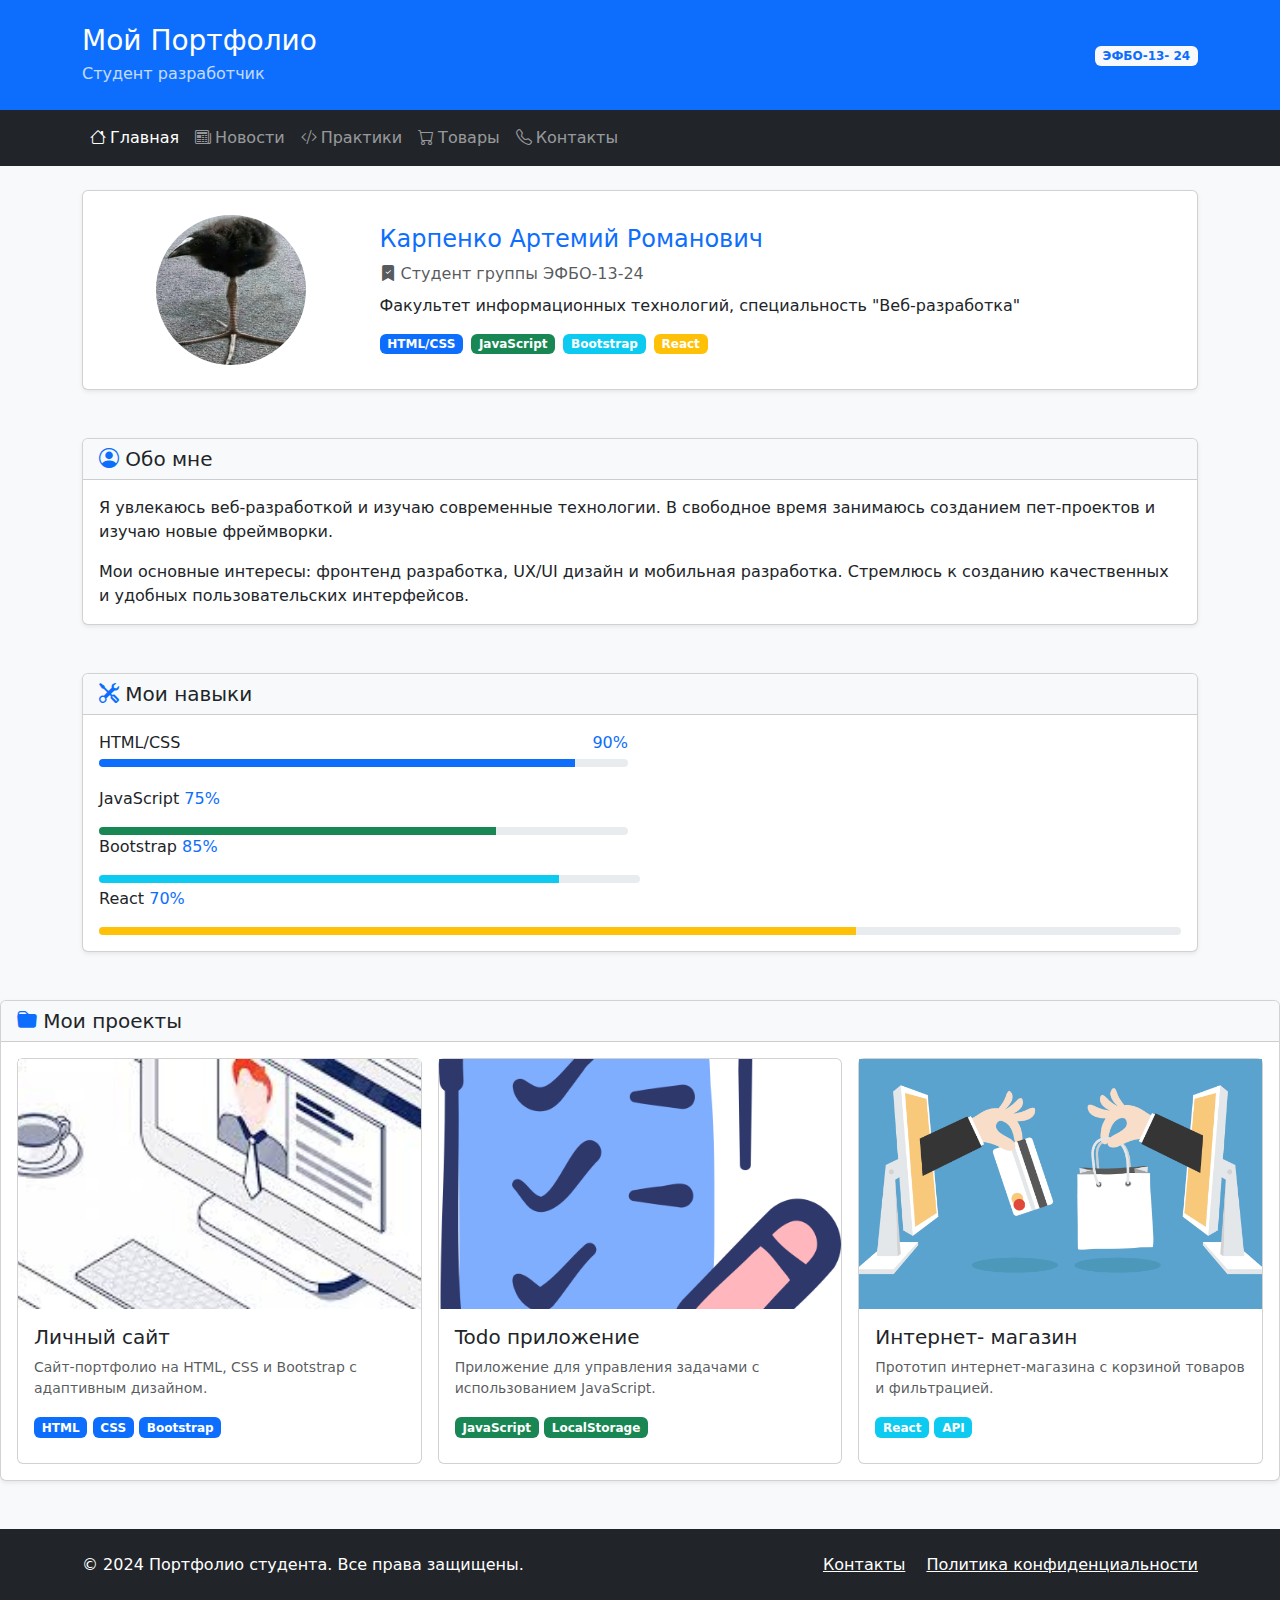
<file: index.html>
<!DOCTYPE html>
<html lang="ru">
<head>
<meta charset="UTF-8">
<meta name="viewport" content="width=device-width, initial-scale=1.0">
<title>Главная - Портфолио</title>
<link
href="https://cdn.jsdelivr.net/npm/bootstrap@5.3.2/dist/css/bootstrap.min.css"
rel="stylesheet">
<link rel="stylesheet" href="https://cdn.jsdelivr.net/npm/bootstrap-
icons@1.11.1/font/bootstrap-icons.css">
</head>
<body class="bg-light">
<div class="container-fluid p-0">
<!-- Header -->
<header class="bg-primary text-white py-4">
<div class="container">
<div class="row align-items-center">
<div class="col">
<h1 class="h3 mb-1">Мой Портфолио</h1>
<p class="mb-0 opacity-75">Студент разработчик</p>
</div>
<div class="col-auto">
<span class="badge bg-light text-primary">ЭФБО-13-
24</span>
</div>
</div>
</div>
</header>
<!-- Navigation -->
<nav class="navbar navbar-expand-lg navbar-dark bg-dark">
<div class="container">
<button class="navbar-toggler" type="button" data-bs-
toggle="collapse" data-bs-target="#navbarNav">
<span class="navbar-toggler-icon"></span>
</button>
<div class="collapse navbar-collapse" id="navbarNav">
<ul class="navbar-nav">
<li class="nav-item">
<a class="nav-link active" href="index.html">
<i class="bi bi-house me-1"></i>Главная
</a>
</li>
<li class="nav-item">
<a class="nav-link" href="pages/news.html">
<i class="bi bi-newspaper me-1"></i>Новости
</a>
</li>
<li class="nav-item">
<a class="nav-link" href="pages/practices.html">
<i class="bi bi-code-slash me-1"></i>Практики
</a>
</li>
<li class="nav-item">
<a class="nav-link" href="pages/goods.html">
<i class="bi bi-cart me-1"></i>Товары
</a>
</li>
<li class="nav-item">
<a class="nav-link" href="pages/contacts.html">
<i class="bi bi-telephone me-1"></i>Контакты
</a>
</li>
</ul>
</div>
</div>
</nav>
<!-- Main Content -->
<main class="container my-4">
<!-- Profile Section -->
<section class="mb-5">
<div class="card shadow-sm">
<div class="card-body p-4">
  <div class="row align-items-center">
    <div class="col-md-3 text-center mb-3 mb-md-0">
    <img src="images/avatar.png" alt="Фото студента"
    class="img-fluid rounded-circle" style="width: 150px; height: 150px; object-fit:
    cover;">
    </div>
    <div class="col-md-9">
    <h2 class="card-title h4 text-primary">Карпенко Артемий Романович</h2>
    <p class="card-text text-muted mb-2">
    <i class="bi bi-bookmark-check-fill text-
    primary"></i>
    Студент группы ЭФБО-13-24
    </p>
    <p class="card-text">
    Факультет информационных технологий,
    специальность "Веб-разработка"
    </p>
    <div class="d-flex gap-2 flex-wrap">
    <span class="badge bg-primary">HTML/CSS</span>
    <span class="badge bg-success">JavaScript</span>
    <span class="badge bg-info">Bootstrap</span>
    <span class="badge bg-warning">React</span>
    </div>
    </div>
    </div>
    </div>
    </div>
    </section>
    <!-- About Section -->
    <section class="mb-5">
    <div class="card shadow-sm">
    <div class="card-header bg-light">
    <h3 class="card-title h5 mb-0">
    <i class="bi bi-person-circle text-primary"></i>
    Обо мне
    </h3>
    </div>
    <div class="card-body">
    <p class="card-text">
    Я увлекаюсь веб-разработкой и изучаю современные
    технологии.
    В свободное время занимаюсь созданием пет-проектов и
    изучаю новые фреймворки.
    </p>
    <p class="card-text">
    Мои основные интересы: фронтенд разработка, UX/UI
    дизайн и мобильная разработка.
    Стремлюсь к созданию качественных и удобных
    пользовательских интерфейсов.
    </p>
    </div>
  </div>
</section>
<!-- Skills Section -->
<section class="mb-5">
<div class="card shadow-sm">
<div class="card-header bg-light">
<h3 class="card-title h5 mb-0">
<i class="bi bi-tools text-primary"></i>
Мои навыки
</h3>
</div>
<div class="card-body">
<div class="row">
<div class="col-md-6">
<div class="mb-3">
<div class="d-flex justify-content-between mb-1">
<span>HTML/CSS</span>
<span class="text-primary">90%</span>
</div>
<div class="progress" style="height: 8px;">
<div class="progress-bar bg-primary"style="width: 90%"></div>
</div>
</div>
<div class="mb-3">
<div class="d-flex justify-content-between mb-1"></div>
<span>JavaScript</span>
<span class="text-primary">75%</span>
</div>
<div class="progress" style="height: 8px;">
<div class="progress-bar bg-success" style="width: 75%"></div>
</div>
</div>
</div>
<div class="col-md-6">
<div class="mb-3">
<div class="d-flex justify-content-between mb-style="width: 75%></div>
<span>Bootstrap</span>
<span class="text-primary">85%</span>
</div>
<div class="progress" style="height: 8px;">
<div class="progress-bar bg-info" style="width: 85%"></div>
</div>
</div>
<div class="mb-3">
<div class="d-flex justify-content-between mb-1"></div>
<span>React</span>
<span class="text-primary">70%</span>
</div>
<div class="progress" style="height: 8px;">
<div class="progress-bar bg-warning"
style="width: 70%"></div>
</div>
</div>
</div>
</div>
</div>
</div>
</section>
<!-- Projects Section -->
<section class="mb-5">
<div class="card shadow-sm">
<div class="card-header bg-light">
<h3 class="card-title h5 mb-0">
<i class="bi bi-folder-fill text-primary"></i>
Мои проекты
</h3>
</div>
<div class="card-body">
<div class="row g-3">
<div class="col-md-4">
<div class="card h-100">
<img src="images/project1.jpeg" class="card-
img-top" alt="Личный сайт" style="height: 250px; object-fit: cover;">
<div class="card-body">
<h5 class="card-title">Личный сайт</h5>
<p class="card-text small text-muted">
Сайт-портфолио на HTML, CSS и
Bootstrap с адаптивным дизайном.
</p>
<div class="mb-2">
<span class="badge bg-primary">HTML</span>
<span class="badge bg-primary">CSS</span>
<span class="badge bg-primary">Bootstrap</span>
</div>
</div>
</div>
</div>
<div class="col-md-4">
<div class="card h-100">
<img src="images/project2.png" class="card-
img-top" alt="Todo приложение" style="height: 250px; object-fit: cover;">
<div class="card-body">
<h5 class="card-title">Todo
приложение</h5>
<p class="card-text small text-muted">
Приложение для управления задачами с использованием JavaScript.</p>
<div class="mb-2">
  <span class="badge bg-success">JavaScript</span>
  <span class="badge bg-success">LocalStorage</span>
  </div>
  </div>
  </div>
  </div>
  <div class="col-md-4">
  <div class="card h-100">
  <img src="images/project3.png" class="card-
  img-top" alt="Интернет-магазин" style="height: 250px; object-fit: cover;">
  <div class="card-body">
  <h5 class="card-title">Интернет-
  магазин</h5>
  <p class="card-text small text-muted">
  Прототип интернет-магазина с корзиной
  товаров и фильтрацией.
  </p>
  <div class="mb-2">
  <span class="badge bg-info">React</span>
  <span class="badge bg-info">API</span>
  </div>
  </div>
  </div>
  </div>
  </div>
  </div>
  </div>
  </section>
  </main>
  <!-- Footer -->
  <footer class="bg-dark text-white py-4 mt-5">
  <div class="container">
  <div class="row align-items-center">
  <div class="col-md-6">
  <p class="mb-0">&copy; 2024 Портфолио студента. Все права
  защищены.</p>
  </div>
  <div class="col-md-6 text-md-end">
  <a href="pages/contacts.html" class="text-white text-
  decoration-none me-3">Контакты</a>
  <a href="#" class="text-white text-decoration-
  none">Политика конфиденциальности</a>
  </div>
  </div>
  </div>
  </footer>
  </div>
  <script src="https://cdn.jsdelivr.net/npm/bootstrap@5.3.2/dist/js/bootstrap.bundle.min.js"></script>
  </body>
  </html>
</file>
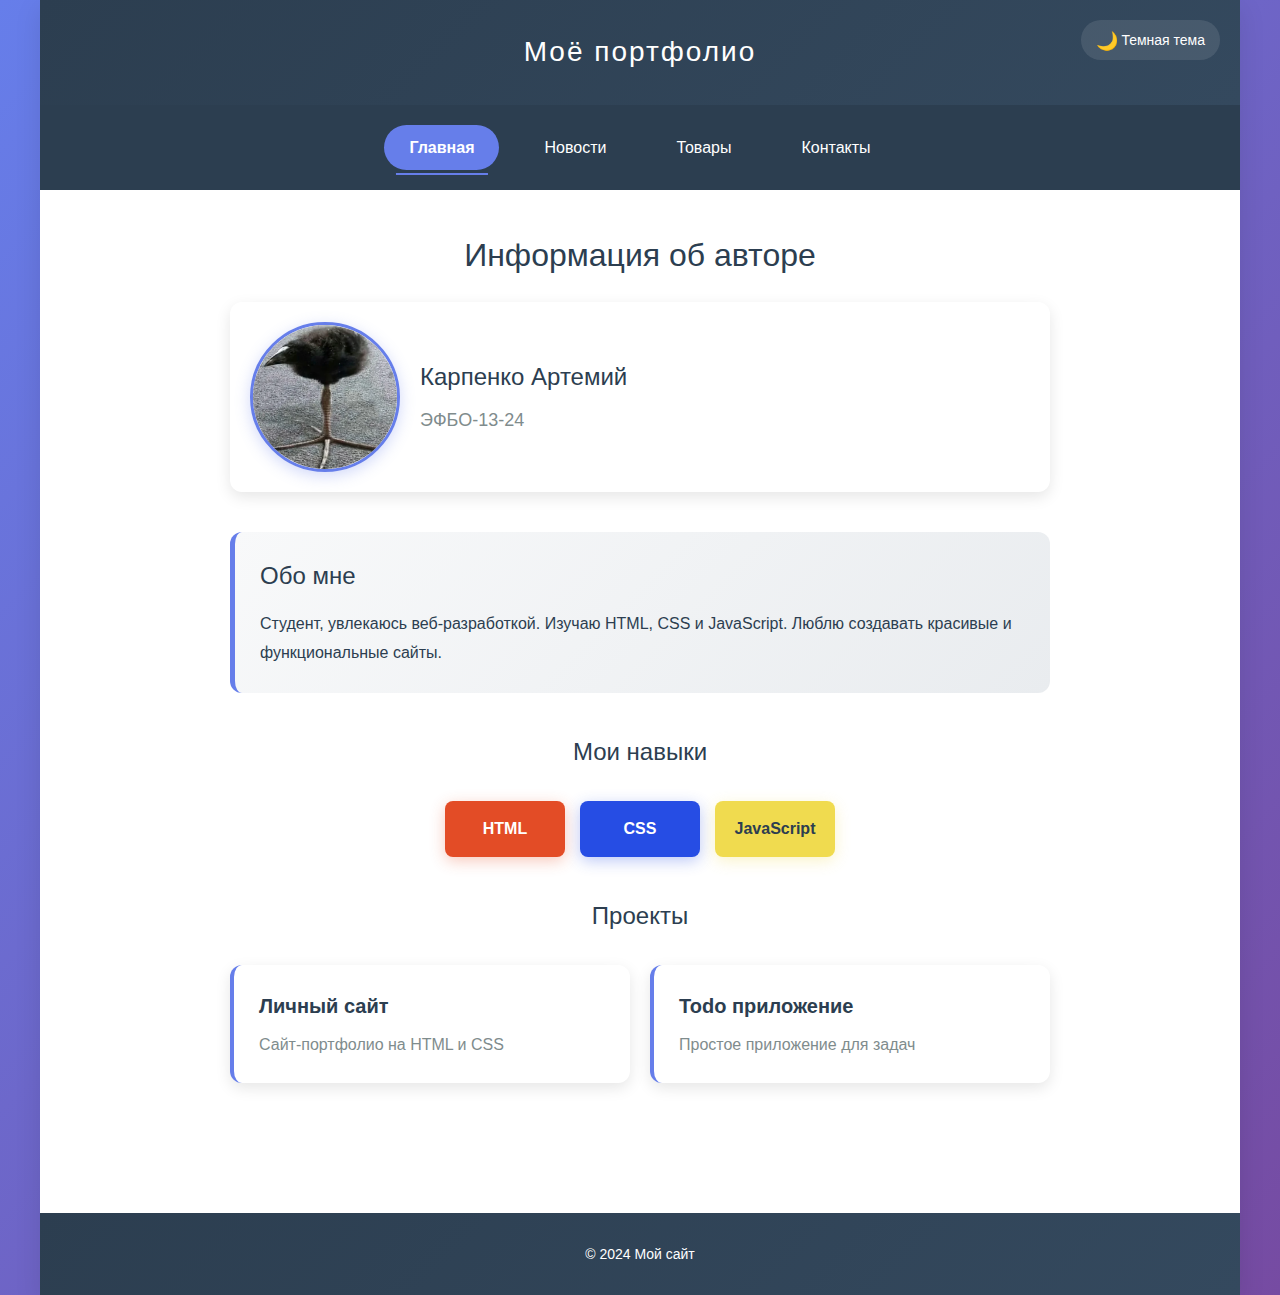
<file: index_v1.html>
<!DOCTYPE html>
<html lang="ru">
<head>
  <meta charset="UTF-8">
  <meta name="viewport" content="width=device-width, initial-scale=1.0">
  <title>Главная - Портфолио</title>
  <link rel="stylesheet" href="style/style.css">
</head>
<body>
  <div class="page">
    <header class="header">
      <h1 class="header__title">Моё портфолио</h1>
      <button class="theme-toggle" id="themeToggle" aria-label="Переключить тему">
        <span class="theme-toggle__icon">🌙</span>
        <span class="theme-toggle__text">Темная тема</span>
      </button>
    </header>

    <nav class="nav">
      <ul class="nav__list">
        <li class="nav__item nav__item--active">
          <a class="nav__link" href="../index_v1.html">Главная</a>
        </li>
        <li class="nav__item">
          <a class="nav__link" href="news.html">Новости</a>
        </li>
        <li class="nav__item">
          <a class="nav__link" href="pages/goods_v1.html">Товары</a>
        </li>
        <li class="nav__item">
          <a class="nav__link" href="contacts.html">Контакты</a>
        </li>
      </ul>
    </nav>
    
    <main class="main">
      <section class="profile">
        <h1 class="profile__title">Информация об авторе</h1>
        <div class="profile__card">
          <img class="profile__photo" src="images/avatar.png" alt="Фото автора">
          <div class="profile__info">
            <h2 class="profile__name">Карпенко Артемий</h2>
            <p class="profile__group">ЭФБО-13-24</p>
          </div>
        </div>
      </section>
      
      <section class="about">
        <h2 class="about__title">Обо мне</h2>
        <div class="about__content">
          <p class="about__text">
            Студент, увлекаюсь веб-разработкой. Изучаю HTML, CSS и JavaScript.
            Люблю создавать красивые и функциональные сайты.
          </p>
        </div>
      </section>
      
      <section class="skills">
        <h2 class="skills__title">Мои навыки</h2>
        <div class="skills__list">
          <div class="skill skill--html">
            <span class="skill__name">HTML</span>
          </div>
          <div class="skill skill--css">
            <span class="skill__name">CSS</span>
          </div>
          <div class="skill skill--js">
            <span class="skill__name">JavaScript</span>
          </div>
        </div>
      </section>
      
      <section class="projects">
        <h2 class="projects__title">Проекты</h2>
        <div class="projects__grid">
          <article class="project-card">
            <h3 class="project-card__title">Личный сайт</h3>
            <p class="project-card__desc">Сайт-портфолио на HTML и CSS</p>
          </article>
          <article class="project-card">
            <h3 class="project-card__title">Todo приложение</h3>
            <p class="project-card__desc">Простое приложение для задач</p>
          </article>
        </div>
      </section>
    </main>
    
    <footer class="footer">
      <p class="footer__text">&copy; 2024 Мой сайт</p>
    </footer>
  </div>

  <script>
    // Переключение темы
    const themeToggle = document.getElementById('themeToggle');
    const themeIcon = themeToggle.querySelector('.theme-toggle__icon');
    const themeText = themeToggle.querySelector('.theme-toggle__text');
    
    // Проверяем сохраненную тему
    const savedTheme = localStorage.getItem('theme') || 'light';
    if (savedTheme === 'dark') {
      document.documentElement.setAttribute('data-theme', 'dark');
      themeIcon.textContent = '☀️';
      themeText.textContent = 'Светлая тема';
    }
    
    themeToggle.addEventListener('click', () => {
      const currentTheme = document.documentElement.getAttribute('data-theme');
      
      if (currentTheme === 'dark') {
        document.documentElement.removeAttribute('data-theme');
        localStorage.setItem('theme', 'light');
        themeIcon.textContent = '🌙';
        themeText.textContent = 'Темная тема';
      } else {
        document.documentElement.setAttribute('data-theme', 'dark');
        localStorage.setItem('theme', 'dark');
        themeIcon.textContent = '☀️';
        themeText.textContent = 'Светлая тема';
      }
    });

    // Добавляем интерактивность карточкам проектов
    document.querySelectorAll('.project-card').forEach(card => {
      card.addEventListener('click', function() {
        this.style.transform = 'translateY(-2px) scale(1.02)';
        setTimeout(() => {
          this.style.transform = '';
        }, 150);
      });
    });
  </script>
</body>
</html>
</file>
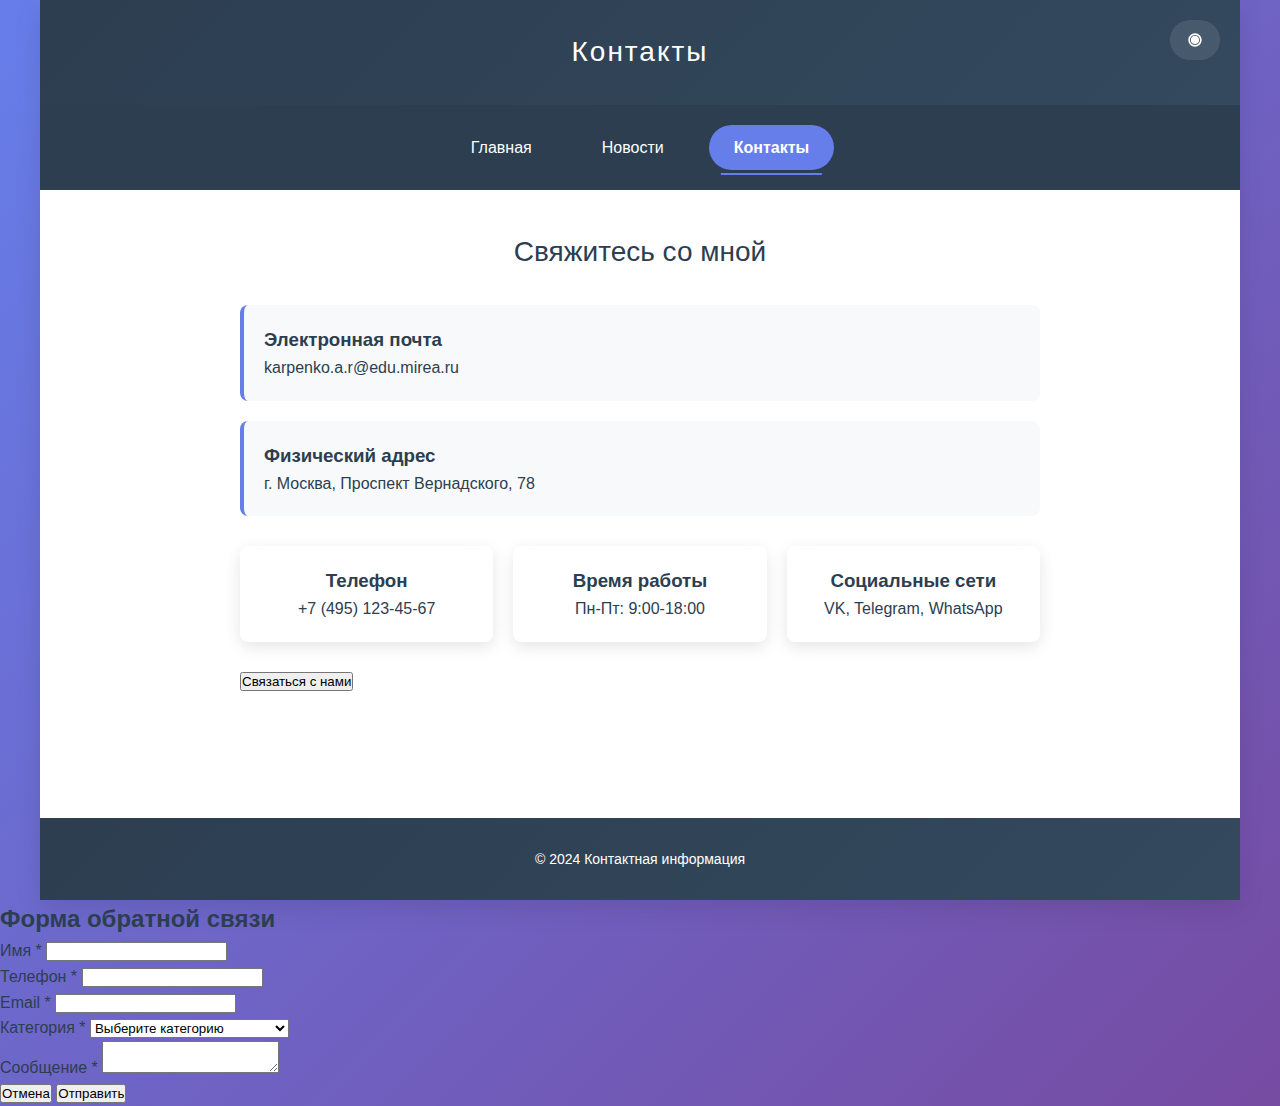
<file: pages/contacts.html>
<!-- pages/contacts.html -->
<html lang="ru" data-theme="light">
<head>
    <meta charset="UTF-8">
    <meta name="viewport" content="width=device-width, initial-scale=1.0">
    <title>Контакты - Портфолио</title>
    <link rel="stylesheet" href="../style/style.css">
</head>
<body>
    <div class="page">
        <header class="header">
            <h1 class="header__title">Контакты</h1>
        </header>

        <nav class="nav">
            <ul class="nav__list">
                <li class="nav__item">
                    <a class="nav__link" href="../index.html">Главная</a>
                </li>
                <li class="nav__item">
                    <a class="nav__link" href="news.html">Новости</a>
                </li>
                <li class="nav__item nav__item--active">
                    <a class="nav__link" href="contacts.html">Контакты</a>
                </li>
            </ul>
        </nav>

        <main class="main">
            <section class="contacts">
                <h2 class="contacts__title">Свяжитесь со мной</h2>
                
                <div class="contacts__info">
                    <h3>Электронная почта</h3>
                    <p>karpenko.a.r@edu.mirea.ru</p>
                </div>

                <div class="contacts__info">
                    <h3>Физический адрес</h3>
                    <p>г. Москва, Проспект Вернадского, 78</p>
                </div>

                <div class="contacts__grid">
                    <div class="contacts__item">
                        <h3>Телефон</h3>
                        <p>+7 (495) 123-45-67</p>
                    </div>
                    <div class="contacts__item">
                        <h3>Время работы</h3>
                        <p>Пн-Пт: 9:00-18:00</p>
                    </div>
                    <div class="contacts__item">
                        <h3>Социальные сети</h3>
                        <p>VK, Telegram, WhatsApp</p>
                    </div>
                </div>

                <button class="contacts__button" onclick="openModal()">Связаться с нами</button>
            </section>
        </main>

        <footer class="footer">
            <p class="footer__text">&copy; 2024 Контактная информация</p>
        </footer>
    </div>

    <!-- Модальное окно -->
    <div id="contactModal" class="modal">
        <div class="modal__content">
            <div class="modal__header">
                <h2>Форма обратной связи</h2>
            </div>
            <form id="feedbackForm">
                <div class="form__group">
                    <label class="form__label" for="name">Имя *</label>
                    <input class="form__input" type="text" id="name" name="name" required>
                </div>
                <div class="form__group">
                    <label class="form__label" for="phone">Телефон *</label>
                    <input class="form__input" type="tel" id="phone" name="phone" required>
                </div>
                <div class="form__group">
                    <label class="form__label" for="email">Email *</label>
                    <input class="form__input" type="email" id="email" name="email" required>
                </div>
                <div class="form__group">
                    <label class="form__label" for="category">Категория *</label>
                    <select class="form__select" id="category" name="category" required>
                        <option value="">Выберите категорию</option>
                        <option value="technical">Техническая поддержка</option>
                        <option value="commercial">Коммерческое предложение</option>
                        <option value="cooperation">Сотрудничество</option>
                    </select>
                </div>
                <div class="form__group">
                    <label class="form__label" for="message">Сообщение *</label>
                    <textarea class="form__textarea" id="message" name="message" required></textarea>
                </div>
                <div class="form__actions">
                    <button type="button" class="button button--secondary" onclick="closeModal()">Отмена</button>
                    <button type="submit" class="button button--primary">Отправить</button>
                </div>
            </form>
        </div>
    </div>

<script src="../js/theme.js"></script>
<script src="../js/navigation.js"></script>
<script src="../js/modal.js"></script>
</body>
</html>
</file>
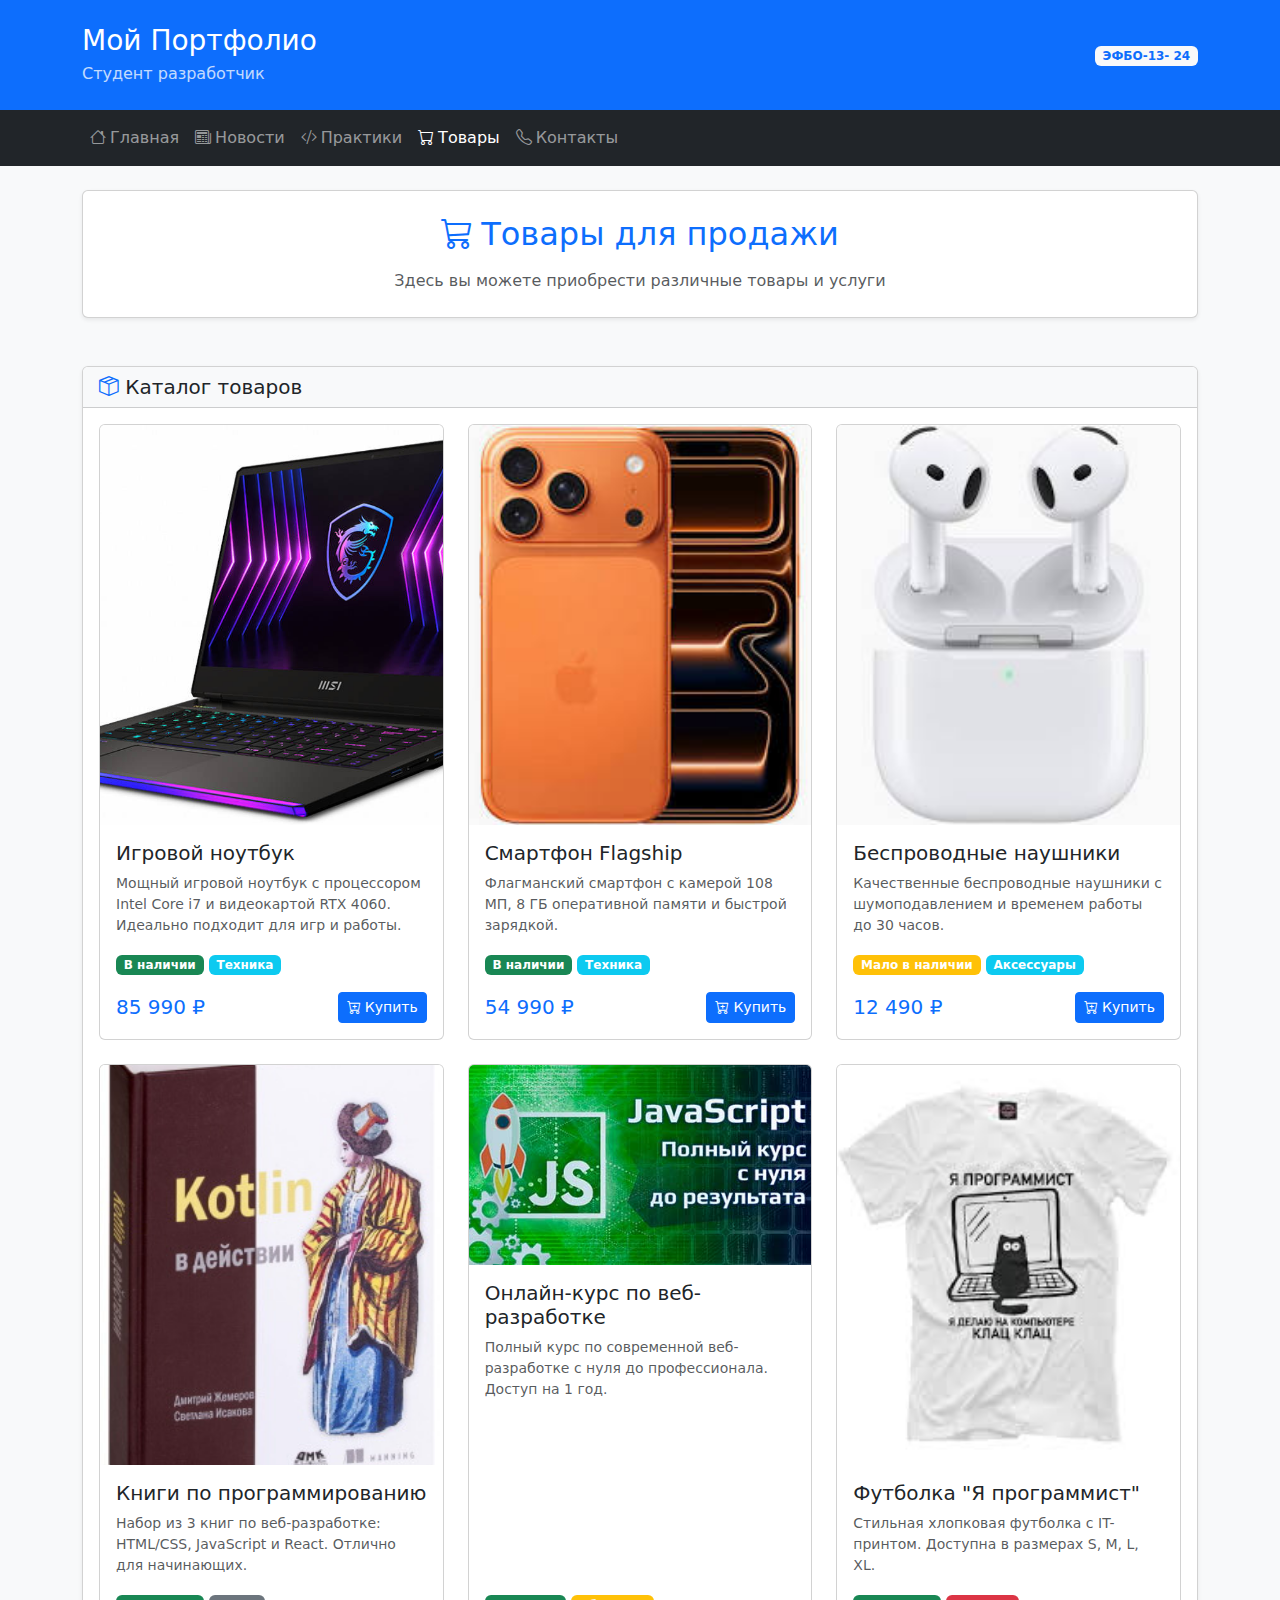
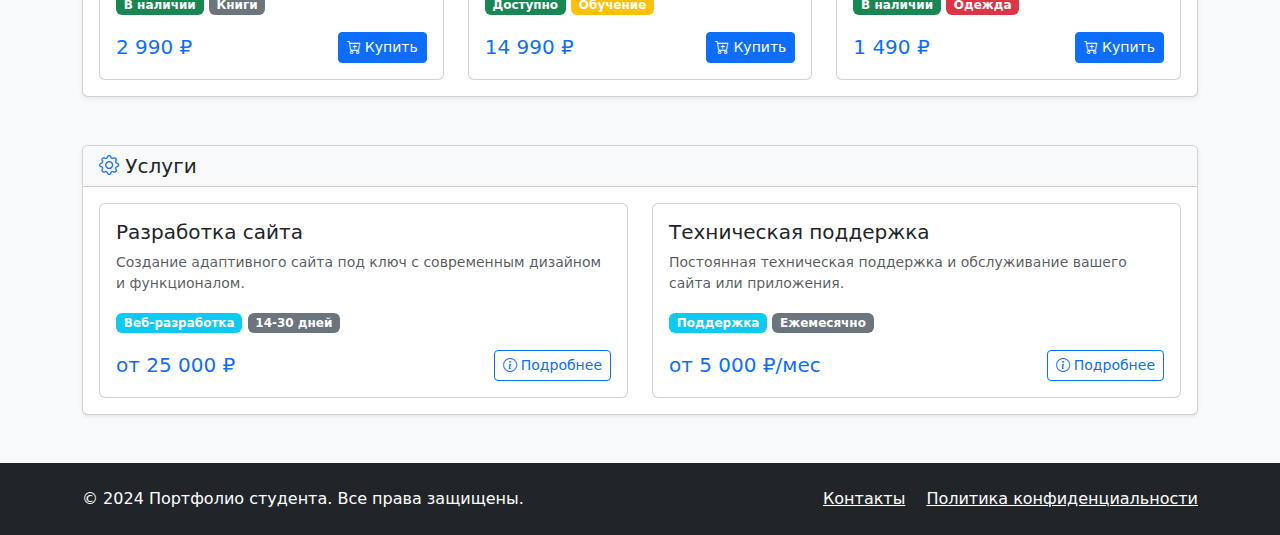
<file: pages/goods.html>
<!DOCTYPE html>
<html lang="ru">
<head>
<meta charset="UTF-8">
<meta name="viewport" content="width=device-width, initial-scale=1.0">
<title>Товары - Портфолио</title>
<link
href="https://cdn.jsdelivr.net/npm/bootstrap@5.3.2/dist/css/bootstrap.min.css"
rel="stylesheet">
<link rel="stylesheet" href="https://cdn.jsdelivr.net/npm/bootstrap-
icons@1.11.1/font/bootstrap-icons.css">
</head>
<body class="bg-light">
<div class="container-fluid p-0">
<!-- Header -->
<header class="bg-primary text-white py-4">
<div class="container">
<div class="row align-items-center">
<div class="col">
<h1 class="h3 mb-1">Мой Портфолио</h1>
<p class="mb-0 opacity-75">Студент разработчик</p>
</div>
<div class="col-auto">
<span class="badge bg-light text-primary">ЭФБО-13-
24</span>
</div>
</div>
</div>
</header>
<!-- Navigation -->
<nav class="navbar navbar-expand-lg navbar-dark bg-dark">
<div class="container">
<button class="navbar-toggler" type="button" data-bs-
toggle="collapse" data-bs-target="#navbarNav">
<span class="navbar-toggler-icon"></span>
</button>
<div class="collapse navbar-collapse" id="navbarNav">
<ul class="navbar-nav">
<li class="nav-item">
<a class="nav-link" href="../index.html">
<i class="bi bi-house me-1"></i>Главная
</a>
</li>
<li class="nav-item">
<a class="nav-link" href="news.html">
<i class="bi bi-newspaper me-1"></i>Новости
</a>
</li>
<li class="nav-item">
<a class="nav-link" href="practices.html">
<i class="bi bi-code-slash me-1"></i>Практики
</a>
</li>
<li class="nav-item">
<a class="nav-link active" href="goods.html">
<i class="bi bi-cart me-1"></i>Товары
</a>
</li>
<li class="nav-item">
<a class="nav-link" href="contacts.html">
<i class="bi bi-telephone me-1"></i>Контакты
</a>
</li>
</ul>
</div>
</div>
</nav>
<!-- Main Content -->
<main class="container my-4">
<!-- Page Header -->
<section class="mb-5">
<div class="card shadow-sm">
<div class="card-body p-4 text-center">
<h1 class="h2 text-primary mb-3">
<i class="bi bi-cart3 me-2"></i>Товары для продажи
</h1>
<p class="text-muted mb-0">Здесь вы можете приобрести различные товары и услуги</p>
</div>
</div>
</section>

<!-- Products Section -->
<section class="mb-5">
<div class="card shadow-sm">
<div class="card-header bg-light">
<h3 class="card-title h5 mb-0">
<i class="bi bi-box-seam text-primary"></i>
Каталог товаров
</h3>
</div>
<div class="card-body">
<div class="row g-4">
<!-- Product 1 -->
<div class="col-md-6 col-lg-4">
<div class="card h-100 product-card">
<img src="../images/product1.jpg" class="card-img-top" alt="Ноутбук игровой" style="height: 400px; object-fit: cover;">
<div class="card-body d-flex flex-column">
<h5 class="card-title">Игровой ноутбук</h5>
<p class="card-text text-muted small flex-grow-1">
Мощный игровой ноутбук с процессором Intel Core i7 и видеокартой RTX 4060. Идеально подходит для игр и работы.
</p>
<div class="mb-3">
<span class="badge bg-success">В наличии</span>
<span class="badge bg-info">Техника</span>
</div>
<div class="d-flex justify-content-between align-items-center mt-auto">
<span class="h5 text-primary mb-0">85 990 ₽</span>
<button class="btn btn-primary btn-sm">
<i class="bi bi-cart-plus me-1"></i>Купить
</button>
</div>
</div>
</div>
</div>

<!-- Product 2 -->
<div class="col-md-6 col-lg-4">
<div class="card h-100 product-card">
<img src="../images/product2.jpeg" class="card-img-top" alt="Смартфон" style="height: 400px; object-fit: cover;">
<div class="card-body d-flex flex-column">
<h5 class="card-title">Смартфон Flagship</h5>
<p class="card-text text-muted small flex-grow-1">
Флагманский смартфон с камерой 108 МП, 8 ГБ оперативной памяти и быстрой зарядкой.
</p>
<div class="mb-3">
<span class="badge bg-success">В наличии</span>
<span class="badge bg-info">Техника</span>
</div>
<div class="d-flex justify-content-between align-items-center mt-auto">
<span class="h5 text-primary mb-0">54 990 ₽</span>
<button class="btn btn-primary btn-sm">
<i class="bi bi-cart-plus me-1"></i>Купить
</button>
</div>
</div>
</div>
</div>

<!-- Product 3 -->
<div class="col-md-6 col-lg-4">
<div class="card h-100 product-card">
<img src="../images/product3.jpeg" class="card-img-top" alt="Наушники" style="height: 400px; object-fit: cover;">
<div class="card-body d-flex flex-column">
<h5 class="card-title">Беспроводные наушники</h5>
<p class="card-text text-muted small flex-grow-1">
Качественные беспроводные наушники с шумоподавлением и временем работы до 30 часов.
</p>
<div class="mb-3">
<span class="badge bg-warning">Мало в наличии</span>
<span class="badge bg-info">Аксессуары</span>
</div>
<div class="d-flex justify-content-between align-items-center mt-auto">
<span class="h5 text-primary mb-0">12 490 ₽</span>
<button class="btn btn-primary btn-sm">
<i class="bi bi-cart-plus me-1"></i>Купить
</button>
</div>
</div>
</div>
</div>

<!-- Product 4 -->
<div class="col-md-6 col-lg-4">
<div class="card h-100 product-card">
<img src="../images/product4.jpg" class="card-img-top" alt="Книги по программированию" style="height: 400px; object-fit: cover;">
<div class="card-body d-flex flex-column">
<h5 class="card-title">Книги по программированию</h5>
<p class="card-text text-muted small flex-grow-1">
Набор из 3 книг по веб-разработке: HTML/CSS, JavaScript и React. Отлично для начинающих.
</p>
<div class="mb-3">
<span class="badge bg-success">В наличии</span>
<span class="badge bg-secondary">Книги</span>
</div>
<div class="d-flex justify-content-between align-items-center mt-auto">
<span class="h5 text-primary mb-0">2 990 ₽</span>
<button class="btn btn-primary btn-sm">
<i class="bi bi-cart-plus me-1"></i>Купить
</button>
</div>
</div>
</div>
</div>

<!-- Product 5 -->
<div class="col-md-6 col-lg-4">
<div class="card h-100 product-card">
<img src="../images/product5.jpg" class="card-img-top" alt="Курс по веб-разработке" style="height: 200px; object-fit: cover;">
<div class="card-body d-flex flex-column">
<h5 class="card-title">Онлайн-курс по веб-разработке</h5>
<p class="card-text text-muted small flex-grow-1">
Полный курс по современной веб-разработке с нуля до профессионала. Доступ на 1 год.
</p>
<div class="mb-3">
<span class="badge bg-success">Доступно</span>
<span class="badge bg-warning">Обучение</span>
</div>
<div class="d-flex justify-content-between align-items-center mt-auto">
<span class="h5 text-primary mb-0">14 990 ₽</span>
<button class="btn btn-primary btn-sm">
<i class="bi bi-cart-plus me-1"></i>Купить
</button>
</div>
</div>
</div>
</div>

<!-- Product 6 -->
<div class="col-md-6 col-lg-4">
<div class="card h-100 product-card">
<img src="../images/product6.jpeg" class="card-img-top" alt="Футболка IT" style="height: 400px; object-fit: cover;">
<div class="card-body d-flex flex-column">
<h5 class="card-title">Футболка "Я программист"</h5>
<p class="card-text text-muted small flex-grow-1">
Стильная хлопковая футболка с IT-принтом. Доступна в размерах S, M, L, XL.
</p>
<div class="mb-3">
<span class="badge bg-success">В наличии</span>
<span class="badge bg-danger">Одежда</span>
</div>
<div class="d-flex justify-content-between align-items-center mt-auto">
<span class="h5 text-primary mb-0">1 490 ₽</span>
<button class="btn btn-primary btn-sm">
<i class="bi bi-cart-plus me-1"></i>Купить
</button>
</div>
</div>
</div>
</div>
</div>
</div>
</div>
</section>

<!-- Services Section -->
<section class="mb-5">
<div class="card shadow-sm">
<div class="card-header bg-light">
<h3 class="card-title h5 mb-0">
<i class="bi bi-gear text-primary"></i>
Услуги
</h3>
</div>
<div class="card-body">
<div class="row g-4">
<!-- Service 1 -->
<div class="col-md-6">
<div class="card h-100">
<div class="card-body d-flex flex-column">
<h5 class="card-title">Разработка сайта</h5>
<p class="card-text text-muted small flex-grow-1">
Создание адаптивного сайта под ключ с современным дизайном и функционалом.
</p>
<div class="mb-3">
<span class="badge bg-info">Веб-разработка</span>
<span class="badge bg-secondary">14-30 дней</span>
</div>
<div class="d-flex justify-content-between align-items-center mt-auto">
<span class="h5 text-primary mb-0">от 25 000 ₽</span>
<button class="btn btn-outline-primary btn-sm">
<i class="bi bi-info-circle me-1"></i>Подробнее
</button>
</div>
</div>
</div>
</div>

<!-- Service 2 -->
<div class="col-md-6">
<div class="card h-100">
<div class="card-body d-flex flex-column">
<h5 class="card-title">Техническая поддержка</h5>
<p class="card-text text-muted small flex-grow-1">
Постоянная техническая поддержка и обслуживание вашего сайта или приложения.
</p>
<div class="mb-3">
<span class="badge bg-info">Поддержка</span>
<span class="badge bg-secondary">Ежемесячно</span>
</div>
<div class="d-flex justify-content-between align-items-center mt-auto">
<span class="h5 text-primary mb-0">от 5 000 ₽/мес</span>
<button class="btn btn-outline-primary btn-sm">
<i class="bi bi-info-circle me-1"></i>Подробнее
</button>
</div>
</div>
</div>
</div>
</div>
</div>
</div>
</section>
</main>
<!-- Footer -->
<footer class="bg-dark text-white py-4 mt-5">
<div class="container">
<div class="row align-items-center">
<div class="col-md-6">
<p class="mb-0">&copy; 2024 Портфолио студента. Все права
защищены.</p>
</div>
<div class="col-md-6 text-md-end">
<a href="contacts.html" class="text-white text-
decoration-none me-3">Контакты</a>
<a href="#" class="text-white text-decoration-
none">Политика конфиденциальности</a>
</div>
</div>
</div>
</footer>
</div>
<script src="https://cdn.jsdelivr.net/npm/bootstrap@5.3.2/dist/js/bootstrap.bundle.min.js"></script></body>
</html>
</file>
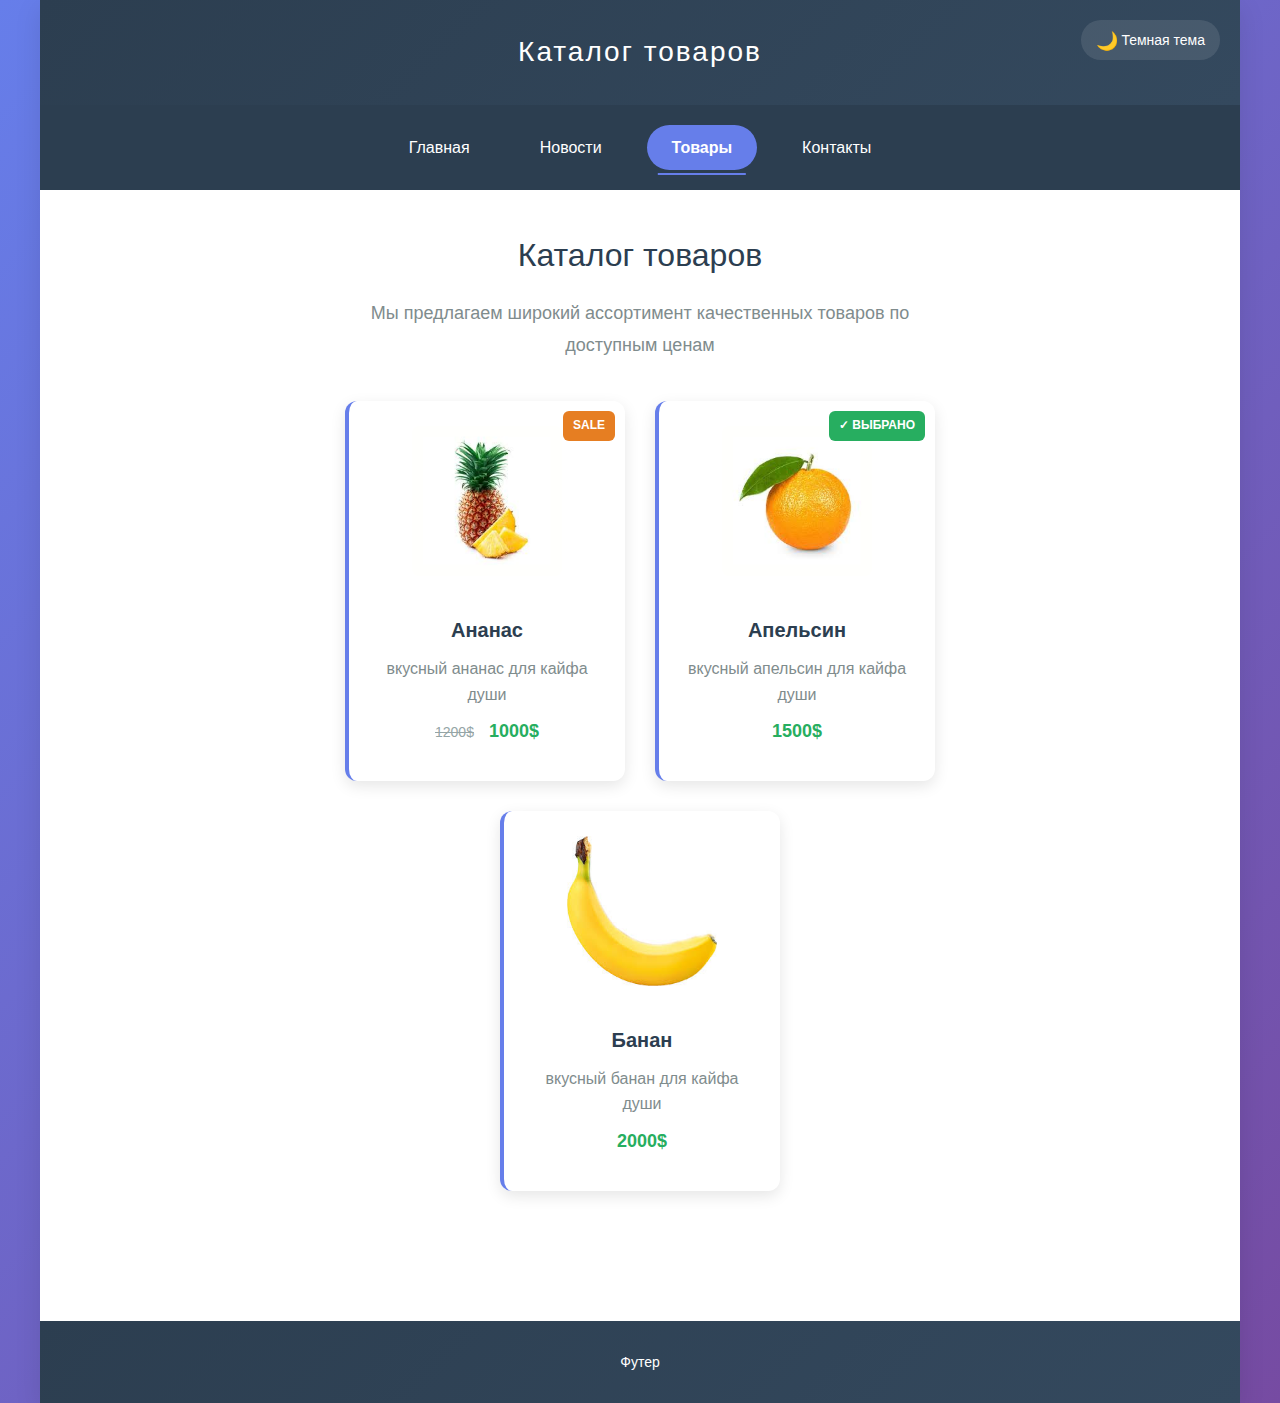
<file: pages/goods_v1.html>
<!DOCTYPE html>
<html lang="ru">
<head>
<meta charset="UTF-8">
<meta name="viewport" content="width=device-width, initial-scale=1.0">
<title>Товары</title>
<link rel="stylesheet" href="../style/style.css">
</head>
<body>
<div class="page-container">
    <header class="header">
        <h1 class="header__title">Каталог товаров</h1>
        <button class="theme-toggle" id="themeToggle" aria-label="Переключить тему">
        <span class="theme-toggle__icon">🌙</span>
        <span class="theme-toggle__text">Темная тема</span>
        </button>
    </header>
<nav class="nav">
<ul class="nav__list">
<li class="nav__item"><a class="nav__link" href="../index_v1.html">Главная</a></li>
<li class="nav__item"><a class="nav__link" href="news.html">Новости</a></li>
<li class="nav__item nav__item--active"><a class="nav__link" href="pages/goods_v1.html">Товары</a></li>
<li class="nav__item"><a class="nav__link" href="contacts.html">Контакты</a></li>
</ul>
</nav>
<main class="content">
<section class="goods-header">
<h1 class="katalog">Каталог товаров</h1>
<p class="katalog_text">Мы предлагаем широкий ассортимент качественных товаров по доступным ценам</p>
</section>
<section class="products-grid">
    <article class="product-card product-card--discount">
        <img src="../images/ananas.png" alt="Товар 1" width="150" height="150">
        <h4 class="product-card__title">Ананас</h4>
        <p class="product-card__desc">вкусный ананас для кайфа души</p>
        <p class="product-card__price">
            <span class="product-card__price--old">1200$</span>
            1000$
        </p>
    </article>
    <article class="product-card product-card--selected">
        <img src="../images/orange.png" alt="Товар 2" width="150" height="150">
        <h4 class="product-card__title">Апельсин</h4>
        <p class="product-card__desc">вкусный апельсин для кайфа души</p>
        <p class="product-card__price">1500$</p>
    </article>
    <article class="product-card">
        <img src="../images/banana.png" alt="Товар 3" width="150" height="150">
        <h4 class="product-card__title">Банан</h4>
        <p class="product-card__desc">вкусный банан для кайфа души</p>
        <p class="product-card__price">2000$</p>
    </article>
</section>
</main>
<footer class="footer">
<p class="footer__text">Футер</p>
</footer>
</div>
<script>
    // Переключение темы
    const themeToggle = document.getElementById('themeToggle');
    const themeIcon = themeToggle.querySelector('.theme-toggle__icon');
    const themeText = themeToggle.querySelector('.theme-toggle__text');
    
    // Проверяем сохраненную тему
    const savedTheme = localStorage.getItem('theme') || 'light';
    if (savedTheme === 'dark') {
    document.documentElement.setAttribute('data-theme', 'dark');
    themeIcon.textContent = '☀️';
    themeText.textContent = 'Светлая тема';
    }
    
    themeToggle.addEventListener('click', () => {
    const currentTheme = document.documentElement.getAttribute('data-theme');
    
    if (currentTheme === 'dark') {
        document.documentElement.removeAttribute('data-theme');
        localStorage.setItem('theme', 'light');
        themeIcon.textContent = '🌙';
        themeText.textContent = 'Темная тема';
    } else {
        document.documentElement.setAttribute('data-theme', 'dark');
        localStorage.setItem('theme', 'dark');
        themeIcon.textContent = '☀️';
        themeText.textContent = 'Светлая тема';
    }
    });
    
    // Добавляем интерактивность карточкам товаров
    document.querySelectorAll('.product-card').forEach(card => {
    card.addEventListener('click', function() {
        // Анимация при клике
        this.style.transform = 'translateY(-2px) scale(1.02)';
        setTimeout(() => {
            this.style.transform = '';
        }, 150);
        
        // Переключение состояния "выбранный" (только для товаров без скидки)
        if (!this.classList.contains('product-card--discount')) {
            this.classList.toggle('product-card--selected');
        }
    });
    });
</script>
</body>
</html>
</file>
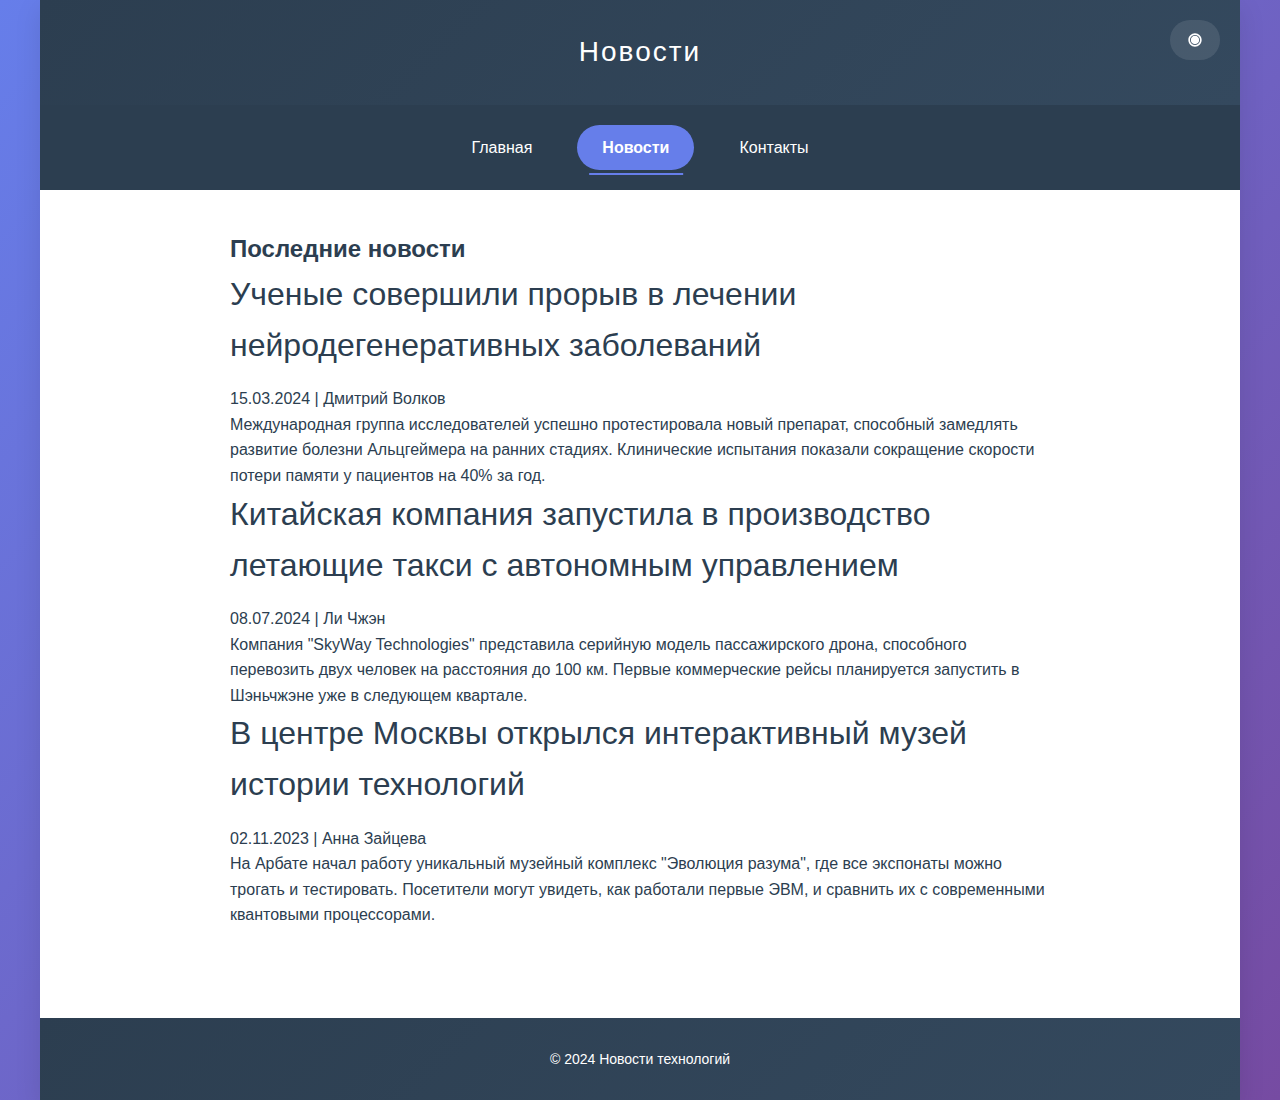
<file: pages/news.html>
<!-- pages/news.html -->
<!DOCTYPE html>
<html lang="ru" data-theme="light">
<head>
    <meta charset="UTF-8">
    <meta name="viewport" content="width=device-width, initial-scale=1.0">
    <title>Новости - Портфолио</title>
    <link rel="stylesheet" href="../style/style.css">
</head>
<body>
    <div class="page">
        <header class="header">
            <h1 class="header__title">Новости</h1>
        </header>

        <nav class="nav">
            <ul class="nav__list">
                <li class="nav__item">
                    <a class="nav__link" href="../index.html">Главная</a>
                </li>
                <li class="nav__item nav__item--active">
                    <a class="nav__link" href="news.html">Новости</a>
                </li>
                <li class="nav__item">
                    <a class="nav__link" href="contacts.html">Контакты</a>
                </li>
            </ul>
        </nav>

        <main class="main">
            <section class="news-section">
                <h2 class="news-section__title">Последние новости</h2>
                
                <article class="news">
                    <h3 class="news__title">Ученые совершили прорыв в лечении нейродегенеративных заболеваний</h3>
                    <p class="news__meta">15.03.2024 | Дмитрий Волков</p>
                    <p class="news__text">
                        Международная группа исследователей успешно протестировала новый препарат, 
                        способный замедлять развитие болезни Альцгеймера на ранних стадиях. 
                        Клинические испытания показали сокращение скорости потери памяти у пациентов на 40% за год.
                    </p>
                </article>

                <article class="news">
                    <h3 class="news__title">Китайская компания запустила в производство летающие такси с автономным управлением</h3>
                    <p class="news__meta">08.07.2024 | Ли Чжэн</p>
                    <p class="news__text">
                        Компания "SkyWay Technologies" представила серийную модель пассажирского дрона, 
                        способного перевозить двух человек на расстояния до 100 км. 
                        Первые коммерческие рейсы планируется запустить в Шэньчжэне уже в следующем квартале.
                    </p>
                </article>

                <article class="news">
                    <h3 class="news__title">В центре Москвы открылся интерактивный музей истории технологий</h3>
                    <p class="news__meta">02.11.2023 | Анна Зайцева</p>
                    <p class="news__text">
                        На Арбате начал работу уникальный музейный комплекс "Эволюция разума", 
                        где все экспонаты можно трогать и тестировать. Посетители могут увидеть, 
                        как работали первые ЭВМ, и сравнить их с современными квантовыми процессорами.
                    </p>
                </article>
            </section>
        </main>

        <footer class="footer">
            <p class="footer__text">&copy; 2024 Новости технологий</p>
        </footer>
    </div>

    <script src="../js/theme.js"></script>
    <script src="../js/navigation.js"></script>
</body>
</html>
</file>
<file: style/style.css>
/* ===== CSS ПЕРЕМЕННЫЕ ===== */
:root {
  /* Цветовая палитра - светлая тема (по умолчанию) */
  --color-primary: #667eea;
  --color-primary-dark: #5a6fd8;
  --color-secondary: #764ba2;
  --color-accent: #4facfe;
  --color-success: #27ae60;
  --color-warning: #e67e22;
  --color-error: #e74c3c;
  
  --color-bg: #ffffff;
  --color-bg-secondary: #f8f9fa;
  --color-bg-tertiary: #e9ecef;
  --color-bg-dark: #2c3e50;
  --color-bg-darker: #34495e;
  
  --color-text: #2c3e50;
  --color-text-light: #7f8c8d;
  --color-text-lighter: #95a5a6;
  --color-text-inverse: #ffffff;
  
  --color-border: #e9ecef;
  --color-border-light: #f1f3f4;
  --color-shadow: rgba(0, 0, 0, 0.1);
  --color-overlay: rgba(0, 0, 0, 0.6);
  
  /* Типографика */
  --font-family: 'Segoe UI', Tahoma, Geneva, Verdana, sans-serif;
  --font-size-xs: 12px;
  --font-size-sm: 14px;
  --font-size-base: 16px;
  --font-size-lg: 18px;
  --font-size-xl: 20px;
  --font-size-2xl: 24px;
  --font-size-3xl: 28px;
  --font-size-4xl: 32px;
  
  --font-weight-light: 300;
  --font-weight-normal: 400;
  --font-weight-medium: 500;
  --font-weight-semibold: 600;
  --font-weight-bold: 700;
  
  --line-height-tight: 1.4;
  --line-height-normal: 1.6;
  --line-height-loose: 1.8;
  
  /* Размеры и отступы */
  --spacing-xs: 5px;
  --spacing-sm: 10px;
  --spacing-md: 15px;
  --spacing-lg: 20px;
  --spacing-xl: 25px;
  --spacing-2xl: 30px;
  --spacing-3xl: 40px;
  --spacing-4xl: 50px;
  
  --border-radius-sm: 6px;
  --border-radius: 8px;
  --border-radius-lg: 12px;
  --border-radius-xl: 15px;
  --border-radius-2xl: 25px;
  
  /* Тени */
  --shadow-sm: 0 2px 5px var(--color-shadow);
  --shadow: 0 5px 15px var(--color-shadow);
  --shadow-lg: 0 8px 25px var(--color-shadow);
  --shadow-xl: 0 10px 30px var(--color-shadow);
  --shadow-primary: 0 4px 15px rgba(102, 126, 234, 0.3);
  
  /* Анимации */
  --transition-fast: 0.2s ease;
  --transition: 0.3s ease;
  --transition-slow: 0.5s ease;
  
  /* Максимальная ширина контента */
  --container-max-width: 1200px;
  --content-max-width: 900px;
}

/* Темная тема */
[data-theme="dark"] {
  --color-bg: #000000;
  --color-bg-secondary: #2d2d2d;
  --color-bg-tertiary: #8e8e8e;
  --color-bg-dark: #7c7c7c;
  --color-bg-darker: #1a1a1a;
  
  --color-text: #e0e0e0;
  --color-text-light: #a0a0a0;
  --color-text-lighter: #808080;
  --color-text-inverse: #1a1a1a;
  
  --color-border: #404040;
  --color-border-light: #4d4d4d;
  --color-shadow: rgba(0, 0, 0, 0.3);
  --color-overlay: rgba(0, 0, 0, 0.8);
}

/* ===== БАЗОВЫЕ СТИЛИ ===== */
* {
  margin: 0;
  padding: 0;
  box-sizing: border-box;
}

body {
  font-family: var(--font-family);
  font-size: var(--font-size-base);
  line-height: var(--line-height-normal);
  color: var(--color-text);
  background: linear-gradient(135deg, var(--color-primary) 0%, var(--color-secondary) 100%);
  min-height: 100vh;
  transition: background var(--transition-slow), color var(--transition);
}

/* ===== БЛОК PAGE ===== */
.page {
  max-width: var(--container-max-width);
  margin: 0 auto;
  background: var(--color-bg);
  min-height: 100vh;
  box-shadow: var(--shadow-lg);
  display: grid;
  grid-template-rows: auto auto 1fr auto;
  grid-template-areas:
    "header"
    "nav"
    "main"
    "footer";
  transition: all var(--transition);
}

/* ===== БЛОК HEADER ===== */
.header {
  grid-area: header;
  background: linear-gradient(135deg, var(--color-bg-dark) 0%, var(--color-bg-darker) 100%);
  color: var(--color-text-inverse);
  text-align: center;
  padding: var(--spacing-2xl);
  position: relative;
  transition: background var(--transition);
}

.header__title {
  font-size: var(--font-size-3xl);
  font-weight: var(--font-weight-light);
  letter-spacing: 2px;
  margin: 0;
}

/* ===== БЛОК THEME-TOGGLE ===== */
.theme-toggle {
  position: absolute;
  top: var(--spacing-lg);
  right: var(--spacing-lg);
  background: rgba(255, 255, 255, 0.1);
  border: none;
  border-radius: var(--border-radius-2xl);
  padding: var(--spacing-sm) var(--spacing-md);
  color: var(--color-text-inverse);
  cursor: pointer;
  transition: all var(--transition);
  display: flex;
  align-items: center;
  gap: var(--spacing-xs);
  font-weight: var(--font-weight-medium);
  font-size: var(--font-size-sm);
}

.theme-toggle:hover {
  background: rgba(255, 255, 255, 0.2);
  transform: translateY(-2px);
}

.theme-toggle:focus {
  outline: 2px solid var(--color-primary);
  outline-offset: 2px;
}

.theme-toggle__icon {
  width: 20px;
  height: 20px;
  font-size: var(--font-size-lg);
}

/* ===== БЛОК NAV ===== */
.nav {
  grid-area: nav;
  background: var(--color-bg-dark);
  padding: var(--spacing-lg) 0;
  transition: background var(--transition);
}

.nav__list {
  list-style: none;
  margin: 0;
  padding: 0;
  display: flex;
  justify-content: center;
  gap: var(--spacing-lg);
  flex-wrap: wrap;
}

.nav__item {
  margin: 0;
}

.nav__link {
  color: var(--color-text-inverse);
  text-decoration: none;
  padding: var(--spacing-sm) var(--spacing-xl);
  border-radius: var(--border-radius-2xl);
  transition: all var(--transition);
  font-weight: var(--font-weight-medium);
  display: block;
  position: relative;
}

/* Состояния навигации */
.nav__link:hover {
  background: rgba(255, 255, 255, 0.1);
  transform: translateY(-2px);
}

.nav__link:focus {
  outline: 2px solid var(--color-primary);
  outline-offset: 2px;
}

.nav__link::after {
  content: '';
  position: absolute;
  bottom: -5px;
  left: 50%;
  width: 0;
  height: 2px;
  background: var(--color-primary);
  transition: all var(--transition);
  transform: translateX(-50%);
}

.nav__link:hover::after {
  width: 80%;
}

.nav__item--active .nav__link {
  background: var(--color-primary);
  font-weight: var(--font-weight-semibold);
}

.nav__item--active .nav__link::after {
  width: 80%;
}

/* ===== БЛОК MAIN ===== */
.main {
  grid-area: main;
  padding: var(--spacing-3xl);
  max-width: var(--content-max-width);
  margin: 0 auto;
  width: 100%;
}

/* ===== БЛОК PROFILE ===== */
.profile {
  text-align: center;
  margin-bottom: var(--spacing-3xl);
}

.profile__title {
  font-size: var(--font-size-4xl);
  color: var(--color-text);
  margin-bottom: var(--spacing-md);
  font-weight: var(--font-weight-light);
}

.profile__card {
  display: flex;
  align-items: center;
  gap: var(--spacing-lg);
  background: var(--color-bg);
  padding: var(--spacing-lg);
  border-radius: var(--border-radius-lg);
  box-shadow: var(--shadow);
  transition: all var(--transition);
  margin: var(--spacing-lg) 0;
}

.profile__card:hover {
  transform: translateY(-5px);
  box-shadow: var(--shadow-lg);
}

.profile__photo {
  width: 150px;
  height: 150px;
  border-radius: 50%;
  object-fit: cover;
  border: 3px solid var(--color-primary);
  box-shadow: var(--shadow-primary);
  transition: transform var(--transition);
}

.profile__photo:hover {
  transform: scale(1.05);
}

.profile__info {
  text-align: left;
  flex: 1;
}

.profile__name {
  font-size: var(--font-size-2xl);
  color: var(--color-text);
  margin-bottom: var(--spacing-sm);
  font-weight: var(--font-weight-medium);
}

.profile__group {
  font-size: var(--font-size-lg);
  color: var(--color-text-light);
  margin: 0;
}

/* ===== БЛОК ABOUT ===== */
.about {
  background: linear-gradient(135deg, var(--color-bg-secondary) 0%, var(--color-bg-tertiary) 100%);
  padding: var(--spacing-xl);
  border-radius: var(--border-radius-lg);
  margin: var(--spacing-2xl) 0;
  border-left: 5px solid var(--color-primary);
  transition: all var(--transition);
}

.about:hover {
  transform: translateX(5px);
  box-shadow: var(--shadow);
}

.about__title {
  font-size: var(--font-size-2xl);
  color: var(--color-text);
  margin-bottom: var(--spacing-md);
  font-weight: var(--font-weight-medium);
}

.about__text {
  font-size: var(--font-size-base);
  line-height: var(--line-height-loose);
  margin: 0;
}

/* ===== БЛОК SKILLS ===== */
.skills {
  margin: var(--spacing-3xl) 0;
}

.skills__title {
  font-size: var(--font-size-2xl);
  color: var(--color-text);
  text-align: center;
  margin-bottom: var(--spacing-2xl);
  font-weight: var(--font-weight-medium);
}

.skills__list {
  display: flex;
  gap: var(--spacing-md);
  flex-wrap: wrap;
  justify-content: center;
}

/* Элемент Skill с модификаторами */
.skill {
  padding: var(--spacing-md);
  border-radius: var(--border-radius);
  color: var(--color-text-inverse);
  font-weight: var(--font-weight-bold);
  transition: all var(--transition);
  text-align: center;
  cursor: default;
  min-width: 120px;
}

.skill:hover {
  transform: translateY(-3px) scale(1.05);
}

.skill:focus {
  outline: 2px solid var(--color-primary);
  outline-offset: 2px;
}

.skill--html {
  background: #e34c26;
  box-shadow: 0 4px 15px rgba(227, 76, 38, 0.3);
}

.skill--css {
  background: #264de4;
  box-shadow: 0 4px 15px rgba(38, 77, 228, 0.3);
}

.skill--js {
  background: #f0db4f;
  color: var(--color-text);
  box-shadow: 0 4px 15px rgba(240, 219, 79, 0.3);
}

.skill--comunication {
  background: linear-gradient(135deg, var(--color-accent) 0%, #00f2fe 100%);
  box-shadow: var(--shadow-primary);
}

/* ===== БЛОК PROJECTS ===== */
.projects {
  margin: var(--spacing-3xl) 0;
}

.projects__title {
  font-size: var(--font-size-2xl);
  color: var(--color-text);
  text-align: center;
  margin-bottom: var(--spacing-2xl);
  font-weight: var(--font-weight-medium);
}

.projects__grid {
  display: grid;
  grid-template-columns: repeat(auto-fit, minmax(300px, 1fr));
  gap: var(--spacing-lg);
}

/* ===== БЛОК PROJECT-CARD ===== */
.project-card {
  background: var(--color-bg);
  padding: var(--spacing-xl);
  border-radius: var(--border-radius-lg);
  box-shadow: var(--shadow);
  border-left: 4px solid var(--color-primary);
  transition: all var(--transition);
  cursor: pointer;
  position: relative;
  overflow: hidden;
}

.project-card::before {
  content: '';
  position: absolute;
  top: 0;
  left: -100%;
  width: 100%;
  height: 100%;
  background: linear-gradient(90deg, transparent, rgba(255,255,255,0.1), transparent);
  transition: left var(--transition-slow);
}

.project-card:hover::before {
  left: 100%;
}

.project-card:hover {
  transform: translateY(-5px);
  box-shadow: var(--shadow-lg);
}

.project-card:focus-within {
  outline: 2px solid var(--color-primary);
  outline-offset: 2px;
}

.project-card__title {
  font-size: var(--font-size-xl);
  color: var(--color-text);
  margin: 0 0 var(--spacing-sm) 0;
  font-weight: var(--font-weight-semibold);
}

.project-card__desc {
  color: var(--color-text-light);
  line-height: var(--line-height-normal);
  margin: 0;
}

/* ===== БЛОК FOOTER ===== */
.footer {
  grid-area: footer;
  background: linear-gradient(135deg, var(--color-bg-dark) 0%, var(--color-bg-darker) 100%);
  color: var(--color-text-inverse);
  text-align: center;
  padding: var(--spacing-2xl);
  margin-top: var(--spacing-4xl);
  transition: background var(--transition);
}

.footer__text {
  margin: 0;
  font-size: var(--font-size-sm);
}

/* ===== СТИЛИ ДЛЯ СТРАНИЦЫ НОВОСТЕЙ ===== */
.news-header {
  text-align: center;
  margin-bottom: var(--spacing-3xl);
}

.news__title {
  font-size: var(--font-size-4xl);
  color: var(--color-text);
  margin-bottom: var(--spacing-md);
  font-weight: var(--font-weight-light);
}

.news-item {
  background: linear-gradient(135deg, var(--color-bg-secondary) 0%, var(--color-bg-tertiary) 100%);
  padding: var(--spacing-xl);
  border-radius: var(--border-radius-lg);
  margin: var(--spacing-2xl) 0;
  border-left: 5px solid var(--color-primary);
  transition: all var(--transition);
}

.news-item:hover {
  transform: translateX(5px);
  box-shadow: var(--shadow);
}

.news-item__title {
  font-size: var(--font-size-2xl);
  color: var(--color-text);
  margin: var(--spacing-sm) 0;
  font-weight: var(--font-weight-medium);
}

.news-item__meta {
  font-size: var(--font-size-lg);
  color: var(--color-text-light);
  margin: var(--spacing-xs) 0;
  font-style: italic;
}

.news-item__text {
  font-size: var(--font-size-base);
  line-height: var(--line-height-loose);
  margin: var(--spacing-md) 0 0 0;
}

/* ===== СТИЛИ ДЛЯ СТРАНИЦЫ КОНТАКТОВ ===== */
.contacts {
  max-width: 800px;
  margin: 0 auto;
}

.contacts__title {
  text-align: center;
  color: var(--color-text);
  margin-bottom: var(--spacing-2xl);
  font-size: var(--font-size-3xl);
  font-weight: var(--font-weight-light);
}

.contacts__info {
  background: var(--color-bg-secondary);
  padding: var(--spacing-lg);
  border-radius: var(--border-radius);
  margin-bottom: var(--spacing-lg);
  border-left: 4px solid var(--color-primary);
  transition: all var(--transition);
}

.contacts__info:hover {
  transform: translateX(3px);
}

.contacts__subtitle {
  color: var(--color-text);
  margin-bottom: var(--spacing-sm);
  font-size: var(--font-size-xl);
}

.contacts__text {
  color: var(--color-text-light);
  margin: 0;
}

.contacts__grid {
  display: grid;
  grid-template-columns: repeat(auto-fit, minmax(250px, 1fr));
  gap: var(--spacing-lg);
  margin: var(--spacing-2xl) 0;
}

.contacts__item {
  background: var(--color-bg);
  padding: var(--spacing-lg);
  border-radius: var(--border-radius);
  box-shadow: var(--shadow);
  text-align: center;
  transition: all var(--transition);
}

.contacts__item:hover {
  transform: translateY(-5px);
  box-shadow: var(--shadow-lg);
}

.contact-button {
  background: linear-gradient(135deg, var(--color-primary) 0%, var(--color-secondary) 100%);
  color: var(--color-text-inverse);
  border: none;
  padding: var(--spacing-md) var(--spacing-2xl);
  border-radius: var(--border-radius-2xl);
  font-size: var(--font-size-lg);
  cursor: pointer;
  transition: all var(--transition);
  display: block;
  margin: var(--spacing-2xl) auto;
  font-weight: var(--font-weight-semibold);
}

.contact-button:hover {
  transform: translateY(-2px);
  box-shadow: var(--shadow-primary);
}

.contact-button:focus {
  outline: 2px solid var(--color-primary);
  outline-offset: 2px;
}

/* ===== КОМПОНЕНТ КАРТОЧКИ ТОВАРА ===== */
.products {
  margin: var(--spacing-3xl) 0;
}

.products__title {
  font-size: var(--font-size-3xl);
  color: var(--color-text);
  text-align: center;
  margin-bottom: var(--spacing-md);
  font-weight: var(--font-weight-light);
}

.products__subtitle {
  font-size: var(--font-size-lg);
  color: var(--color-text-light);
  text-align: center;
  margin-bottom: var(--spacing-2xl);
}

.products__grid {
  display: flex;
  gap: var(--spacing-lg);
  flex-wrap: wrap;
  justify-content: center;
}

/* ===== БЛОК PRODUCT-CARD ===== */
.product-card {
  background: var(--color-bg);
  padding: var(--spacing-lg);
  border-radius: var(--border-radius-lg);
  border-left: 5px solid var(--color-primary);
  text-align: center;
  box-shadow: var(--shadow);
  transition: all var(--transition);
  width: 280px;
  position: relative;
  overflow: hidden;
  cursor: pointer;
}

.product-card::before {
  content: '';
  position: absolute;
  top: 0;
  left: -100%;
  width: 100%;
  height: 100%;
  background: linear-gradient(90deg, transparent, rgba(255,255,255,0.1), transparent);
  transition: left var(--transition-slow);
}

.product-card:hover::before {
  left: 100%;
}

/* Базовое состояние */
.product-card {
  border-color: var(--color-primary);
}

/* Состояние при наведении */
.product-card:hover {
  transform: translateY(-5px);
  box-shadow: var(--shadow-lg);
}

/* Состояние выбранного товара */
.product-card--selected {
  border-color: var(--color-success);
  box-shadow: 0 5px 20px rgba(39, 174, 96, 0.3);
}

.product-card--selected::after {
  content: '✓ ВЫБРАНО';
  position: absolute;
  top: 10px;
  right: 10px;
  background: var(--color-success);
  color: white;
  padding: var(--spacing-xs) var(--spacing-sm);
  font-size: var(--font-size-xs);
  font-weight: var(--font-weight-bold);
  border-radius: var(--border-radius-sm);
}

/* Состояние товара со скидкой */
.product-card--discount {
  border-color: var(--color-warning);
}

.product-card--discount::before {
  display: none;
}

.product-card--discount::after {
  content: 'SALE';
  position: absolute;
  top: 10px;
  right: 10px;
  background: var(--color-warning);
  color: white;
  padding: var(--spacing-xs) var(--spacing-sm);
  font-size: var(--font-size-xs);
  font-weight: var(--font-weight-bold);
  border-radius: var(--border-radius-sm);
}

.product-card__title {
  font-size: var(--font-size-xl);
  color: var(--color-text);
  margin: var(--spacing-md) 0 var(--spacing-sm) 0;
  font-weight: var(--font-weight-semibold);
}

.product-card__desc {
  font-size: var(--font-size-base);
  color: var(--color-text-light);
  margin: 0 0 var(--spacing-sm) 0;
  line-height: var(--line-height-normal);
}

.product-card__price {
  font-size: var(--font-size-lg);
  color: var(--color-success);
  font-weight: var(--font-weight-bold);
  margin: var(--spacing-sm) 0;
}

.product-card__price--old {
  color: var(--color-text-lighter);
  text-decoration: line-through;
  font-size: var(--font-size-sm);
  font-weight: var(--font-weight-normal);
  margin-right: var(--spacing-sm);
}

.product-card__button {
  background: linear-gradient(135deg, var(--color-primary) 0%, var(--color-primary-dark) 100%);
  color: var(--color-text-inverse);
  border: none;
  padding: var(--spacing-sm) var(--spacing-lg);
  border-radius: var(--border-radius-2xl);
  font-size: var(--font-size-sm);
  cursor: pointer;
  transition: all var(--transition);
  font-weight: var(--font-weight-semibold);
  margin-top: var(--spacing-sm);
  width: 100%;
}

.product-card__button:hover {
  transform: translateY(-2px);
  box-shadow: var(--shadow-primary);
}

.product-card__button:active {
  transform: translateY(0);
}

/* ===== СТИЛИ ДЛЯ СТРАНИЦЫ ТОВАРОВ ===== */
.page-container {
max-width: var(--container-max-width);
margin: 0 auto;
background: var(--color-bg);
min-height: 100vh;
box-shadow: var(--shadow-lg);
display: grid;
grid-template-rows: auto auto 1fr auto;
grid-template-areas:
  "header"
  "nav"
  "main"
  "footer";
transition: all var(--transition);
}

.content {
grid-area: main;
padding: var(--spacing-3xl);
max-width: var(--content-max-width);
margin: 0 auto;
width: 100%;
}

.goods-header {
text-align: center;
margin-bottom: var(--spacing-3xl);
}

.katalog {
font-size: var(--font-size-4xl);
color: var(--color-text);
margin-bottom: var(--spacing-md);
font-weight: var(--font-weight-light);
}

.katalog_text {
font-size: var(--font-size-lg);
color: var(--color-text-light);
max-width: 600px;
margin: 0 auto;
line-height: var(--line-height-loose);
}

/* Сетка товаров */
.products-grid {
display: flex;
gap: var(--spacing-2xl);
flex-wrap: wrap;
justify-content: center;
margin: var(--spacing-3xl) 0;
}

/* Карточка товара */
.products-grid article {
background: var(--color-bg);
padding: var(--spacing-xl);
border-radius: var(--border-radius-lg);
box-shadow: var(--shadow);
border-left: 4px solid var(--color-primary);
transition: all var(--transition);
text-align: center;
position: relative;
overflow: hidden;
width: 280px;
}

.products-grid article::before {
content: '';
position: absolute;
top: 0;
left: -100%;
width: 100%;
height: 100%;
background: linear-gradient(90deg, transparent, rgba(255,255,255,0.1), transparent);
transition: left var(--transition-slow);
}

.products-grid article:hover::before {
left: 100%;
}

.products-grid article:hover {
transform: translateY(-5px);
box-shadow: var(--shadow-lg);
}

.products-grid img {
border-radius: var(--border-radius);
margin-bottom: var(--spacing-md);
transition: transform var(--transition);
}

.products-grid img:hover {
transform: scale(1.05);
}

/* Адаптивность для товаров */
@media (max-width: 768px) {
.products-grid {
  gap: var(--spacing-lg);
}

.content {
  padding: var(--spacing-lg);
}

.products-grid article {
  width: 100%;
  max-width: 300px;
}
}

@media (max-width: 480px) {
.products-grid {
  flex-direction: column;
  align-items: center;
}

.katalog {
  font-size: var(--font-size-3xl);
}
}

/* ===== АДАПТИВНОСТЬ ===== */
@media (max-width: 768px) {
  .nav__list {
    flex-direction: column;
    gap: var(--spacing-sm);
    align-items: center;
  }
  
  .main {
    padding: var(--spacing-lg);
  }
  
  .profile__card {
    flex-direction: column;
    text-align: center;
  }
  
  .profile__info {
    text-align: center;
  }
  
  .skills__list {
    justify-content: center;
  }
  
  .projects__grid {
    grid-template-columns: 1fr;
  }
  
  .products__grid {
    flex-direction: column;
    align-items: center;
  }
  
  .theme-toggle {
    position: static;
    margin: var(--spacing-md) auto;
    display: flex;
    justify-content: center;
  }
  
  .theme-toggle__text {
    display: none;
  }
}

@media (max-width: 480px) {
  .header__title {
    font-size: var(--font-size-2xl);
  }
  
  .profile__title {
    font-size: var(--font-size-3xl);
  }
  
  .contacts__grid {
    grid-template-columns: 1fr;
  }
}
</file>
